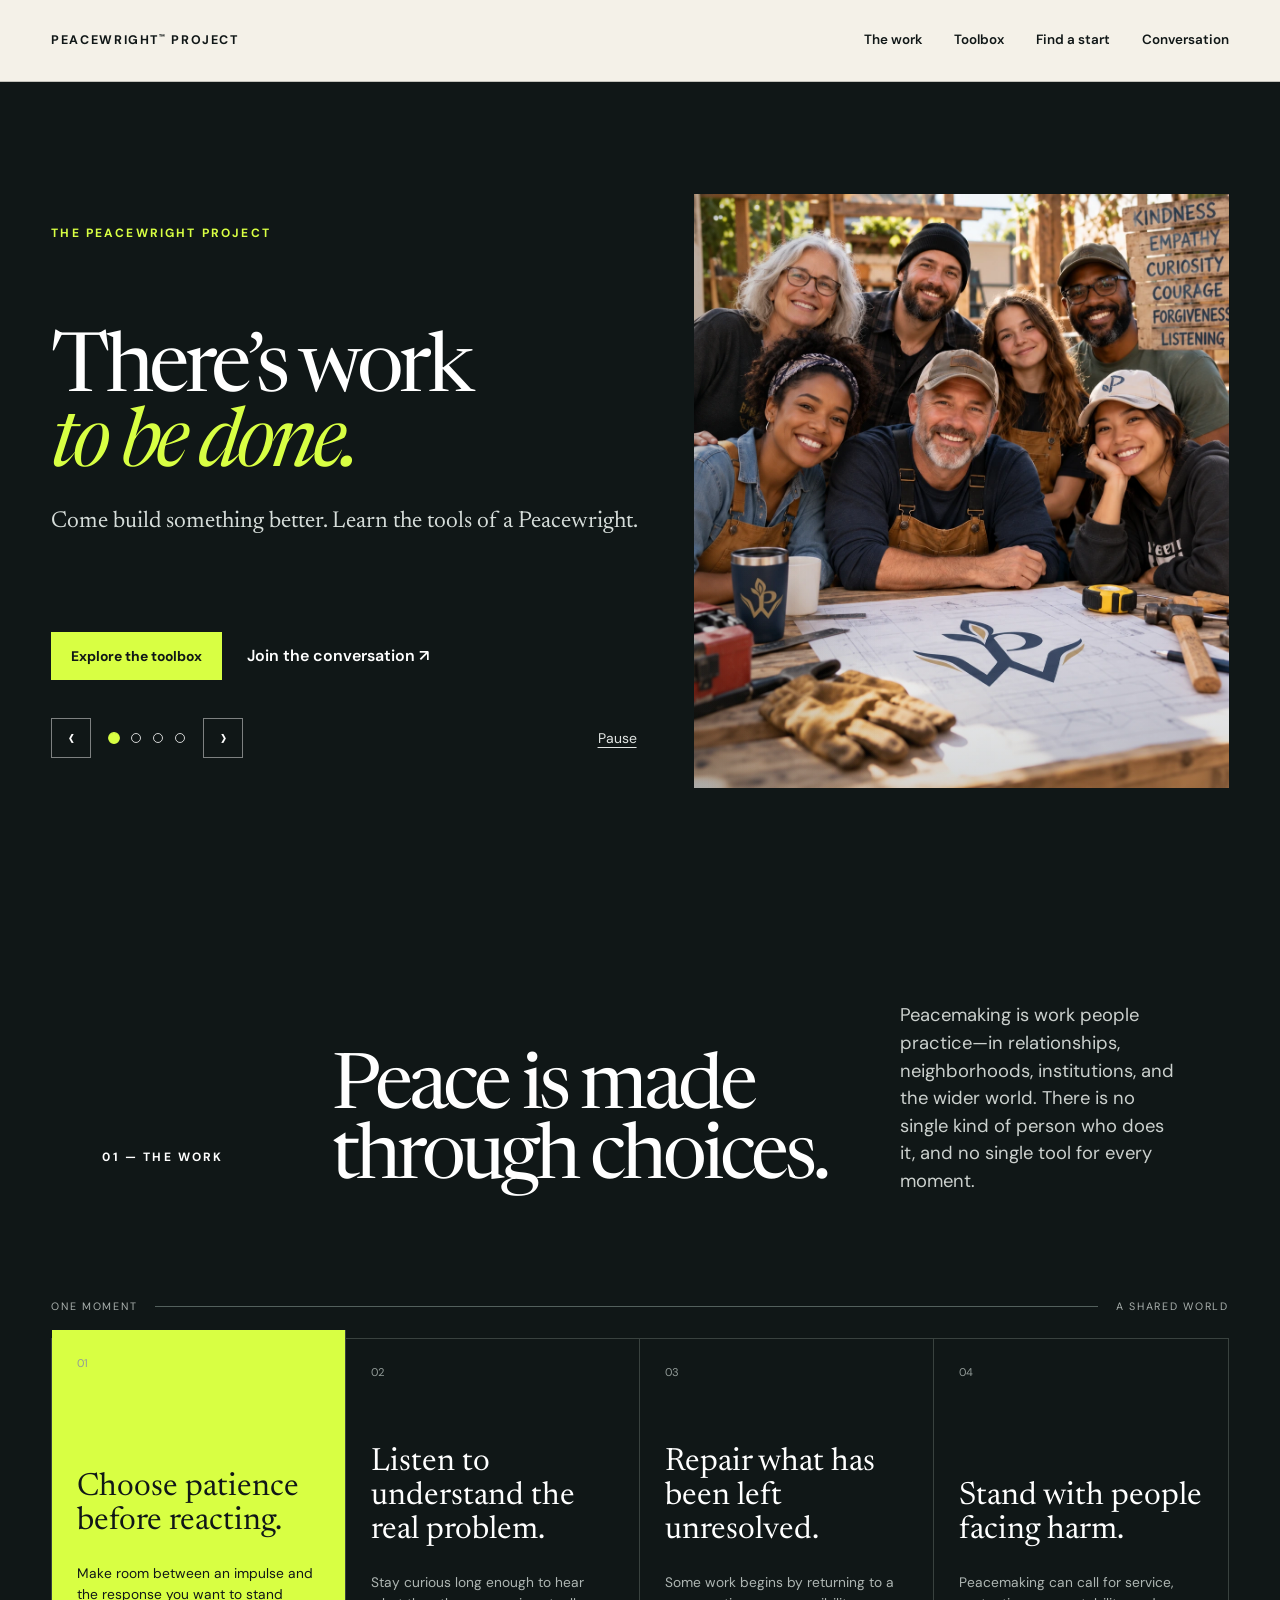
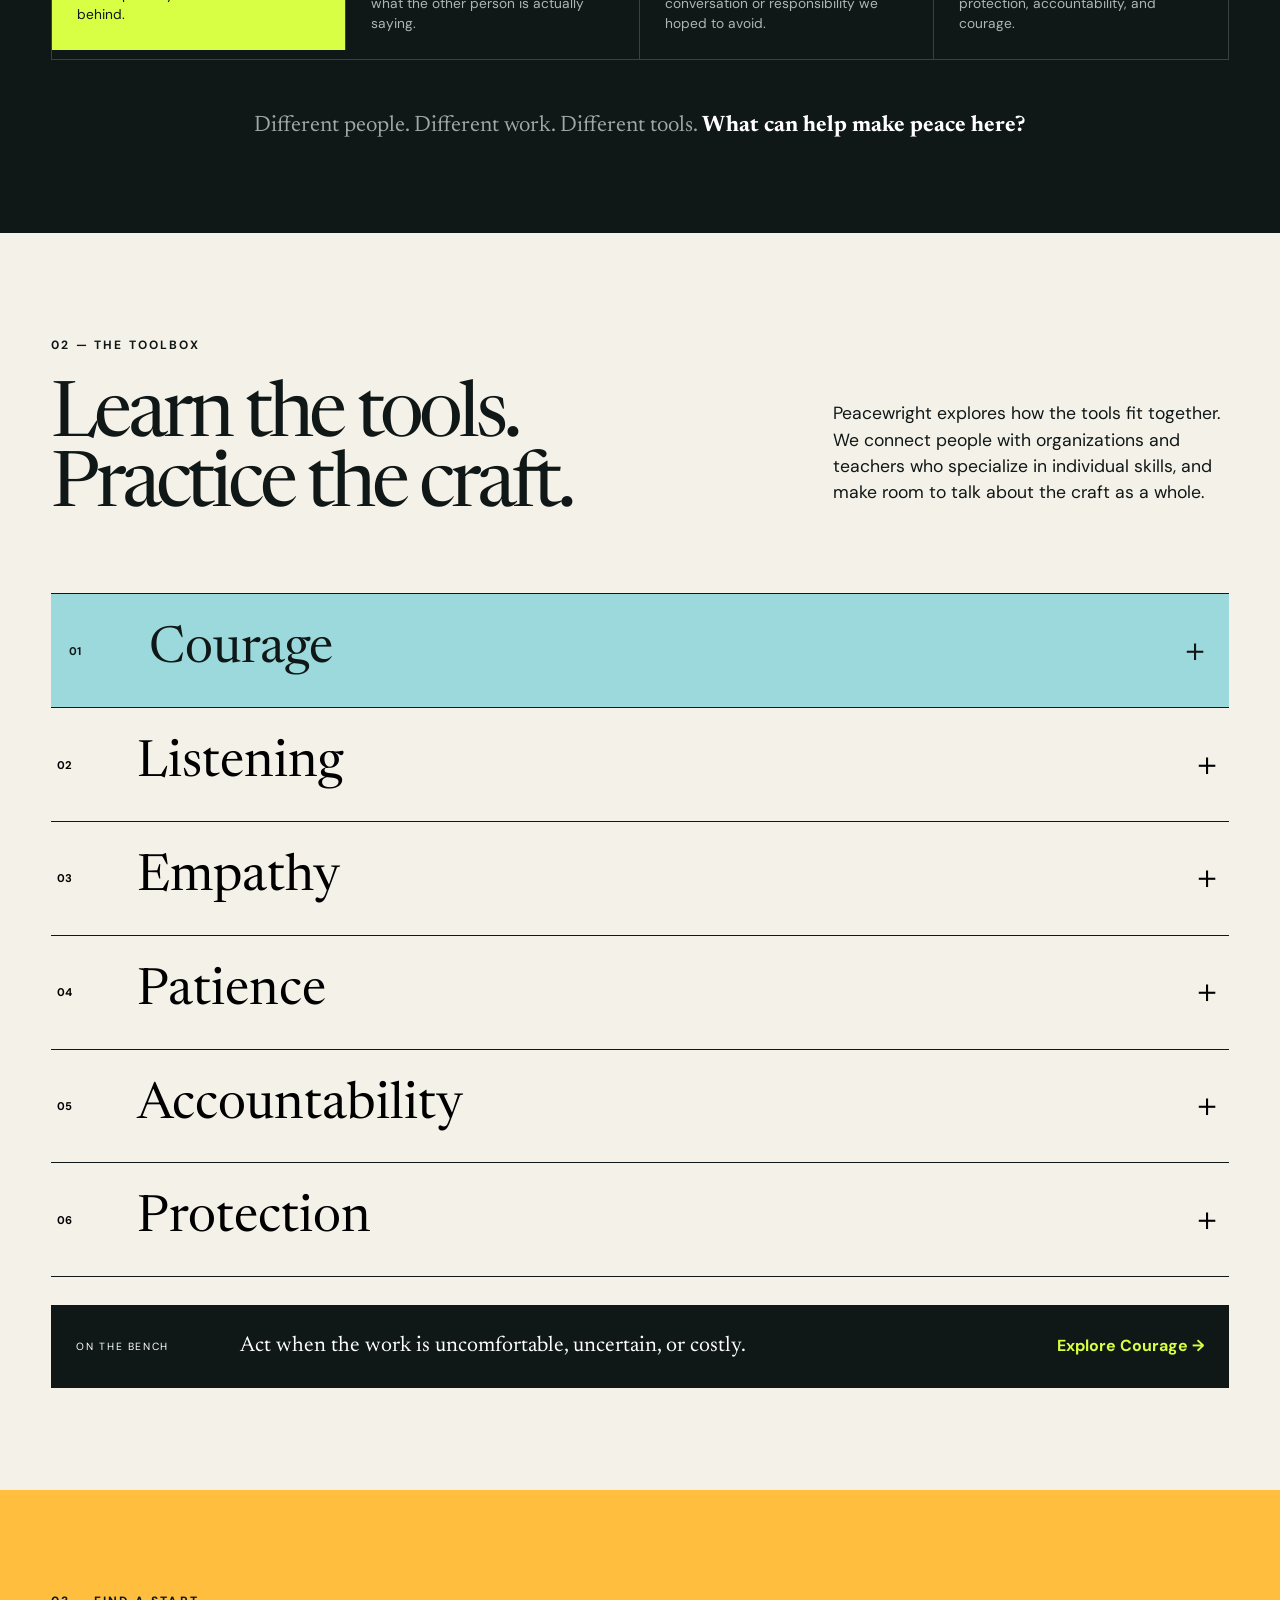
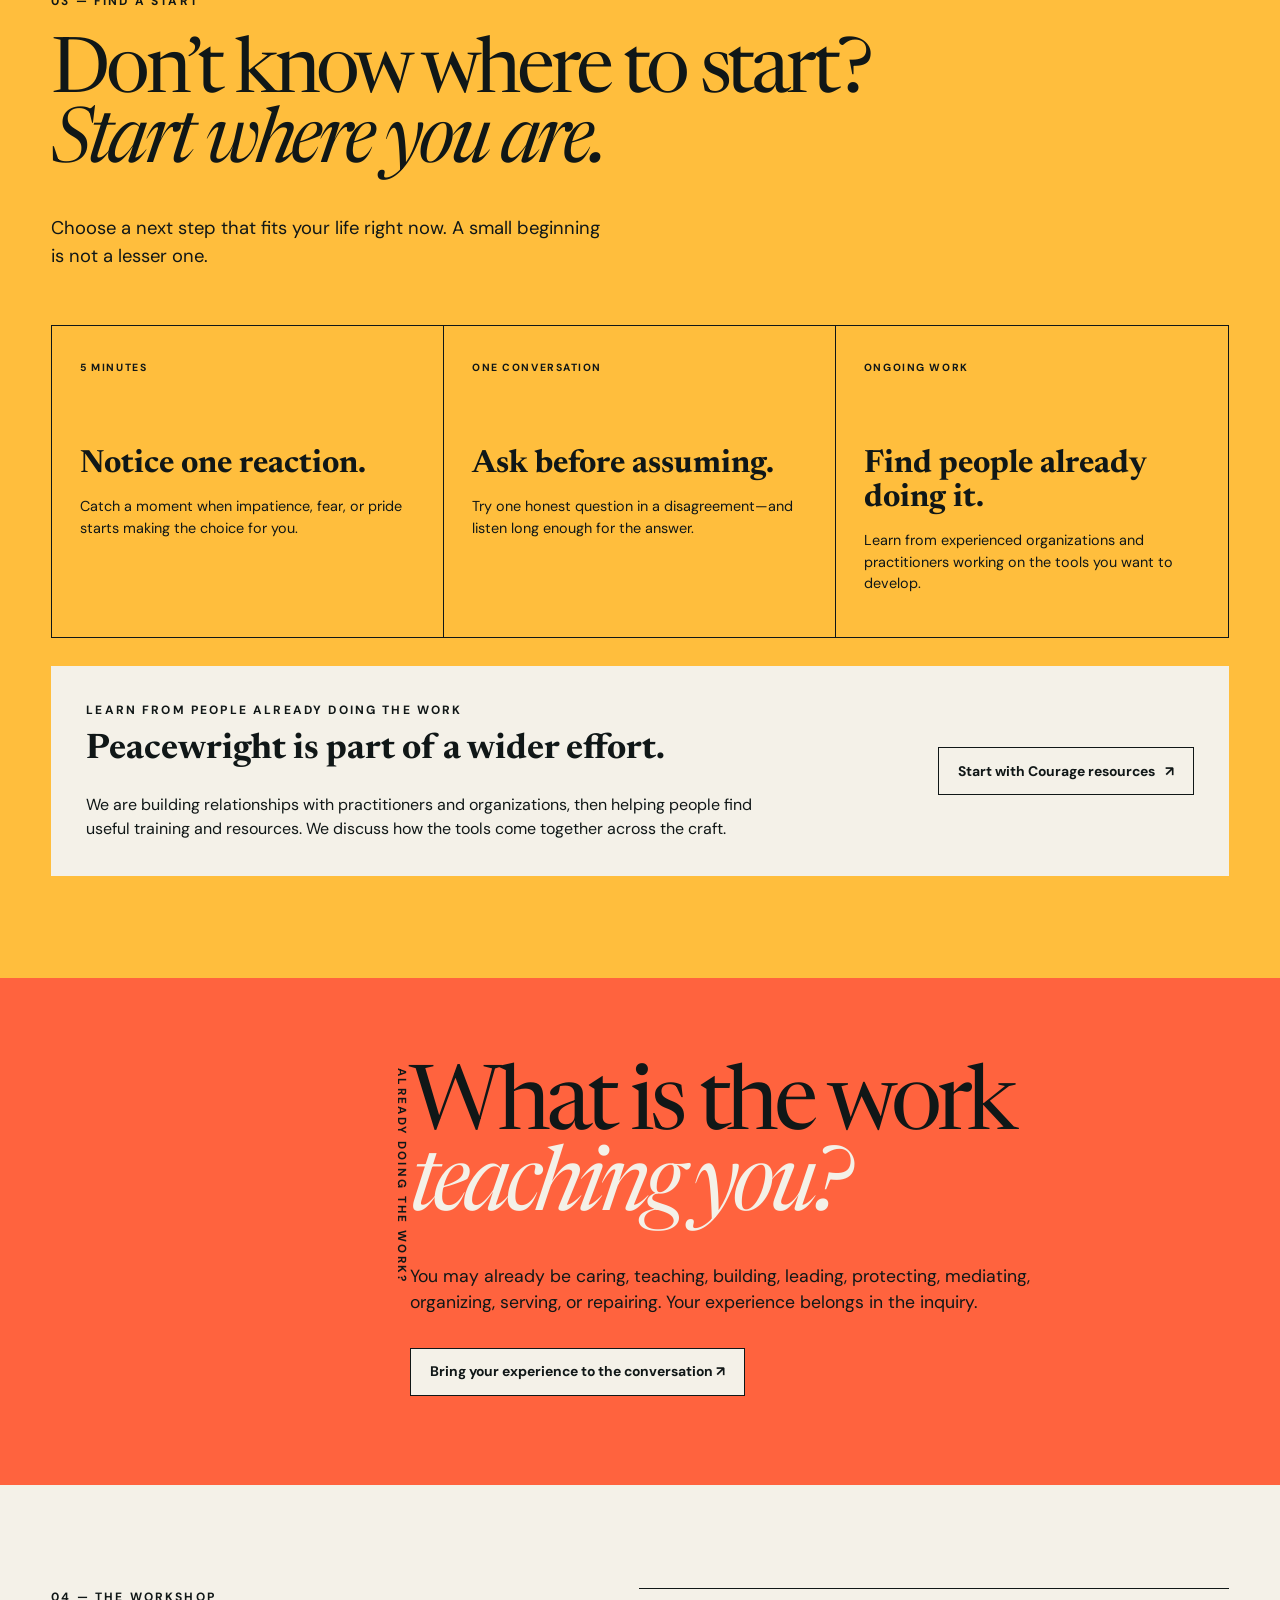
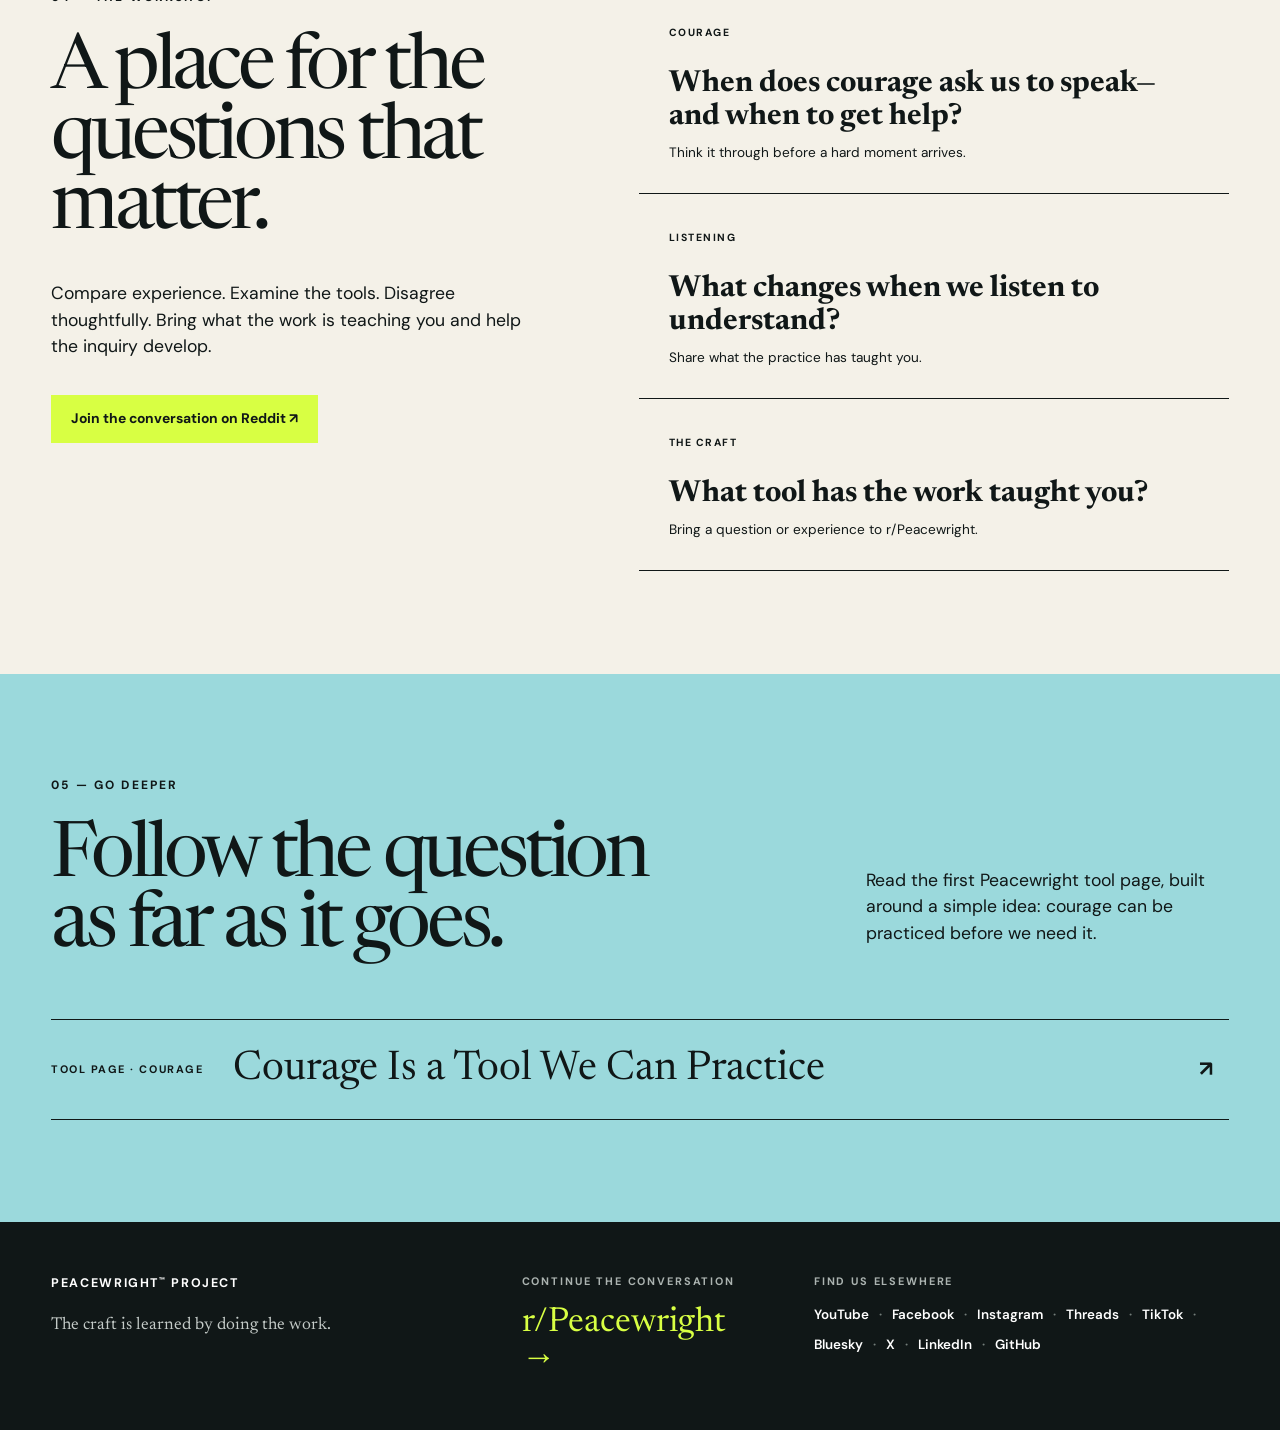
<file: index.html>
<!doctype html>
<html lang="en">
<head>
  <meta charset="utf-8">
  <meta name="viewport" content="width=device-width, initial-scale=1">
  <meta name="description" content="Peacewright Project explores the craft of peacemaking, connects people with those teaching its tools, and makes room to discuss the work as a whole.">
  <meta name="theme-color" content="#101717">
  <meta property="og:title" content="Peacewright Project — Peacemaking is a craft">
  <meta property="og:description" content="Learn the tools of peacemaking. Find people already doing the work. Join the conversation.">
  <meta property="og:image" content="https://peacewright.org/assets/peacewright-group.webp">
  <link rel="canonical" href="https://peacewright.org/">
  <title>Peacewright Project — Peacemaking is a craft</title>
  <link rel="preconnect" href="https://fonts.googleapis.com">
  <link rel="preconnect" href="https://fonts.gstatic.com" crossorigin>
  <link href="https://fonts.googleapis.com/css2?family=DM+Sans:wght@400;500;600;700&family=Newsreader:opsz,wght@6..72,400;6..72,500&display=swap" rel="stylesheet">
  <link rel="stylesheet" href="styles.css">
</head>
<body>
  <header class="site-header">
    <a class="brand" href="#top" aria-label="Peacewright Project home"><span>PEACEWRIGHT<sup>™</sup> PROJECT</span></a>
    <button class="menu" type="button" aria-expanded="false" aria-controls="nav">Menu</button>
    <nav id="nav" aria-label="Main navigation">
      <a href="#work">The work</a><a href="#toolbox">Toolbox</a><a href="#start">Find a start</a><a href="#workshop">Conversation</a>
    </nav>
  </header>

  <main id="top">
    <section class="hero" id="hero" aria-roledescription="carousel" aria-label="The Peacewright Project">
      <div class="hero-copy">
        <p class="eyebrow">THE PEACEWRIGHT PROJECT</p>
        <div class="carousel-slides" id="hero-slides">
          <article class="hero-slide is-active" role="group" aria-roledescription="slide" aria-label="1 of 4">
            <h1>There’s work<br><em>to be done.</em></h1>
            <p class="hero-support">Come build something better. Learn the tools of a Peacewright.</p>
          </article>
          <article class="hero-slide" role="group" aria-roledescription="slide" aria-label="2 of 4" aria-hidden="true">
            <h1>Start with<br><em>one small job.</em></h1>
            <p class="hero-support">You don’t have to fix everything. Repair what you can.</p>
          </article>
          <article class="hero-slide" role="group" aria-roledescription="slide" aria-label="3 of 4" aria-hidden="true">
            <h1>Build where<br><em>you are.</em></h1>
            <p class="hero-support">Strengthen what connects us. Repair what divides us.</p>
          </article>
          <article class="hero-slide" role="group" aria-roledescription="slide" aria-label="4 of 4" aria-hidden="true">
            <h1>Pick up<br><em>the tools.</em></h1>
            <p class="hero-support">Courage. Empathy. Curiosity. Kindness. Peacemaking is a craft. Learn the craft.</p>
          </article>
        </div>
        <div class="hero-actions">
          <a class="button primary" href="#toolbox">Explore the toolbox</a>
          <a class="text-link hero-discussion" href="https://www.reddit.com/r/Peacewright/" target="_blank" rel="noopener noreferrer">Join the conversation <span aria-hidden="true">↗</span></a>
        </div>
        <div class="carousel-controls" aria-label="Hero carousel controls">
          <button class="carousel-arrow" id="hero-previous" type="button" aria-label="Previous message">‹</button>
          <div class="carousel-dots" role="group" aria-label="Choose a hero message">
            <button class="carousel-dot is-active" type="button" aria-label="Show message 1" aria-current="true"></button>
            <button class="carousel-dot" type="button" aria-label="Show message 2"></button>
            <button class="carousel-dot" type="button" aria-label="Show message 3"></button>
            <button class="carousel-dot" type="button" aria-label="Show message 4"></button>
          </div>
          <button class="carousel-arrow" id="hero-next" type="button" aria-label="Next message">›</button>
          <button class="carousel-pause" id="hero-pause" type="button" aria-label="Pause hero messages">Pause</button>
        </div>
      </div>
      <div class="hero-media">
        <img src="assets/peacewright-group.webp" alt="A diverse group of neighbors gathered around plans and tools in a workshop, working together." width="1199" height="1312" fetchpriority="high">
      </div>
    </section>

    <section class="statement" id="work">
      <p class="section-num">01 — THE WORK</p>
      <h2>Peace is made<br>through choices.</h2>
      <p>Peacemaking is work people practice—in relationships, neighborhoods, institutions, and the wider world. There is no single kind of person who does it, and no single tool for every moment.</p>
    </section>

    <section class="pathways" aria-label="Ways the work can show up">
      <div class="path-scale" aria-hidden="true"><span>ONE MOMENT</span><div></div><span>A SHARED WORLD</span></div>
      <div class="path-grid">
        <article class="path-card active"><span>01</span><h3>Choose patience before reacting.</h3><p>Make room between an impulse and the response you want to stand behind.</p></article>
        <article class="path-card"><span>02</span><h3>Listen to understand the real problem.</h3><p>Stay curious long enough to hear what the other person is actually saying.</p></article>
        <article class="path-card"><span>03</span><h3>Repair what has been left unresolved.</h3><p>Some work begins by returning to a conversation or responsibility we hoped to avoid.</p></article>
        <article class="path-card"><span>04</span><h3>Stand with people facing harm.</h3><p>Peacemaking can call for service, protection, accountability, and courage.</p></article>
      </div>
      <p class="path-note">Different people. Different work. Different tools. <strong>What can help make peace here?</strong></p>
    </section>

    <section class="toolbox" id="toolbox">
      <div class="toolbox-head"><div><p class="section-num">02 — THE TOOLBOX</p><h2>Learn the tools.<br>Practice the craft.</h2></div><p>Peacewright explores how the tools fit together. We connect people with organizations and teachers who specialize in individual skills, and make room to talk about the craft as a whole.</p></div>
      <div class="tools" role="group" aria-label="Peacewright tools">
        <a class="tool selected" href="tools/courage/" aria-label="Explore Courage"><span>01</span>Courage <b aria-hidden="true">＋</b></a>
        <button class="tool" type="button" data-copy="Make space to understand—not merely to reply." aria-pressed="false"><span>02</span>Listening <b aria-hidden="true">＋</b></button>
        <button class="tool" type="button" data-copy="See another person’s experience clearly and let it inform what you do next." aria-pressed="false"><span>03</span>Empathy <b aria-hidden="true">＋</b></button>
        <button class="tool" type="button" data-copy="Create enough room between impulse and action to choose well." aria-pressed="false"><span>04</span>Patience <b aria-hidden="true">＋</b></button>
        <button class="tool" type="button" data-copy="Name harm, accept responsibility, and make repair possible." aria-pressed="false"><span>05</span>Accountability <b aria-hidden="true">＋</b></button>
        <button class="tool" type="button" data-copy="Place safety and dignity between a person and the harm they face." aria-pressed="false"><span>06</span>Protection <b aria-hidden="true">＋</b></button>
      </div>
      <div class="tool-readout"><span>ON THE BENCH</span><p id="tool-copy">Act when the work is uncomfortable, uncertain, or costly.</p><a id="tool-link" href="tools/courage/">Explore Courage →</a></div>
    </section>

    <section class="start" id="start">
      <div class="start-intro"><p class="section-num">03 — FIND A START</p><h2>Don’t know where to start?<br><em>Start where you are.</em></h2><p>Choose a next step that fits your life right now. A small beginning is not a lesser one.</p></div>
      <div class="start-options">
        <article><span>5 MINUTES</span><h3>Notice one reaction.</h3><p>Catch a moment when impatience, fear, or pride starts making the choice for you.</p></article>
        <article><span>ONE CONVERSATION</span><h3>Ask before assuming.</h3><p>Try one honest question in a disagreement—and listen long enough for the answer.</p></article>
        <article><span>ONGOING WORK</span><h3>Find people already doing it.</h3><p>Learn from experienced organizations and practitioners working on the tools you want to develop.</p></article>
      </div>
      <div class="outside-work"><div><p class="eyebrow">LEARN FROM PEOPLE ALREADY DOING THE WORK</p><h3>Peacewright is part of a wider effort.</h3><p>We are building relationships with practitioners and organizations, then helping people find useful training and resources. We discuss how the tools come together across the craft.</p></div><a class="button secondary" href="tools/courage/#learn-more">Start with Courage resources <span aria-hidden="true">↗</span></a></div>
    </section>

    <section class="experienced">
      <div class="experience-kicker">ALREADY DOING THE WORK?</div>
      <div><h2>What is the work<br><em>teaching you?</em></h2><p>You may already be caring, teaching, building, leading, protecting, mediating, organizing, serving, or repairing. Your experience belongs in the inquiry.</p><a class="button light" href="https://www.reddit.com/r/Peacewright/" target="_blank" rel="noopener noreferrer">Bring your experience to the conversation ↗</a></div>
    </section>

    <section class="workshop" id="workshop">
      <div class="workshop-copy"><p class="section-num">04 — THE WORKSHOP</p><h2>A place for the<br>questions that matter.</h2><p>Compare experience. Examine the tools. Disagree thoughtfully. Bring what the work is teaching you and help the inquiry develop.</p><a class="button primary" href="https://www.reddit.com/r/Peacewright/" target="_blank" rel="noopener noreferrer">Join the conversation on Reddit ↗</a></div>
      <div class="discussion-stack" aria-label="Questions for the Peacewright community">
        <article><span>COURAGE</span><h3>When does courage ask us to speak—and when to get help?</h3><p>Think it through before a hard moment arrives.</p></article>
        <article><span>LISTENING</span><h3>What changes when we listen to understand?</h3><p>Share what the practice has taught you.</p></article>
        <article><span>THE CRAFT</span><h3>What tool has the work taught you?</h3><p>Bring a question or experience to r/Peacewright.</p></article>
      </div>
    </section>

    <section class="deeper" id="deeper">
      <p class="section-num">05 — GO DEEPER</p><div class="deeper-heading"><h2>Follow the question<br>as far as it goes.</h2><p>Read the first Peacewright tool page, built around a simple idea: courage can be practiced before we need it.</p></div>
      <a class="feature-link" href="tools/courage/"><span>TOOL PAGE · COURAGE</span><strong>Courage Is a Tool We Can Practice</strong><b aria-hidden="true">↗</b></a>
    </section>
  </main>

  <footer>
    <div class="footer-identity">
      <a class="brand" href="#top"><span>PEACEWRIGHT<sup>™</sup> PROJECT</span></a>
      <p>The craft is learned by doing the work.</p>
    </div>
    <div class="footer-connections">
      <section class="footer-community" aria-labelledby="footer-community-heading"><h2 id="footer-community-heading">CONTINUE THE CONVERSATION</h2><a href="https://www.reddit.com/r/Peacewright/" target="_blank" rel="noopener noreferrer">r/Peacewright →</a></section>
      <nav class="footer-social" aria-labelledby="footer-social-heading"><h2 id="footer-social-heading">FIND US ELSEWHERE</h2><div class="footer-social-links">
        <a href="https://youtube.com/@peacewright" target="_blank" rel="noopener noreferrer">YouTube</a><a href="https://www.facebook.com/profile.php?id=61593421799837" target="_blank" rel="noopener noreferrer">Facebook</a><a href="https://instagram.com/peacewrightproject" target="_blank" rel="noopener noreferrer">Instagram</a><a href="https://threads.com/@peacewrightproject" target="_blank" rel="noopener noreferrer">Threads</a><a href="https://tiktok.com/@peacewrightproject" target="_blank" rel="noopener noreferrer">TikTok</a><a href="https://bsky.app/profile/peacewright.bsky.social" target="_blank" rel="noopener noreferrer">Bluesky</a><a href="https://x.com/peacewrightorg" target="_blank" rel="noopener noreferrer">X</a><a href="https://www.linkedin.com/company/143666035/" target="_blank" rel="noopener noreferrer">LinkedIn</a><a href="https://github.com/peacewright/peacewright" target="_blank" rel="noopener noreferrer">GitHub</a>
      </div></nav>
    </div>
  </footer>
  <script src="script.js"></script>
</body>
</html>
</file>
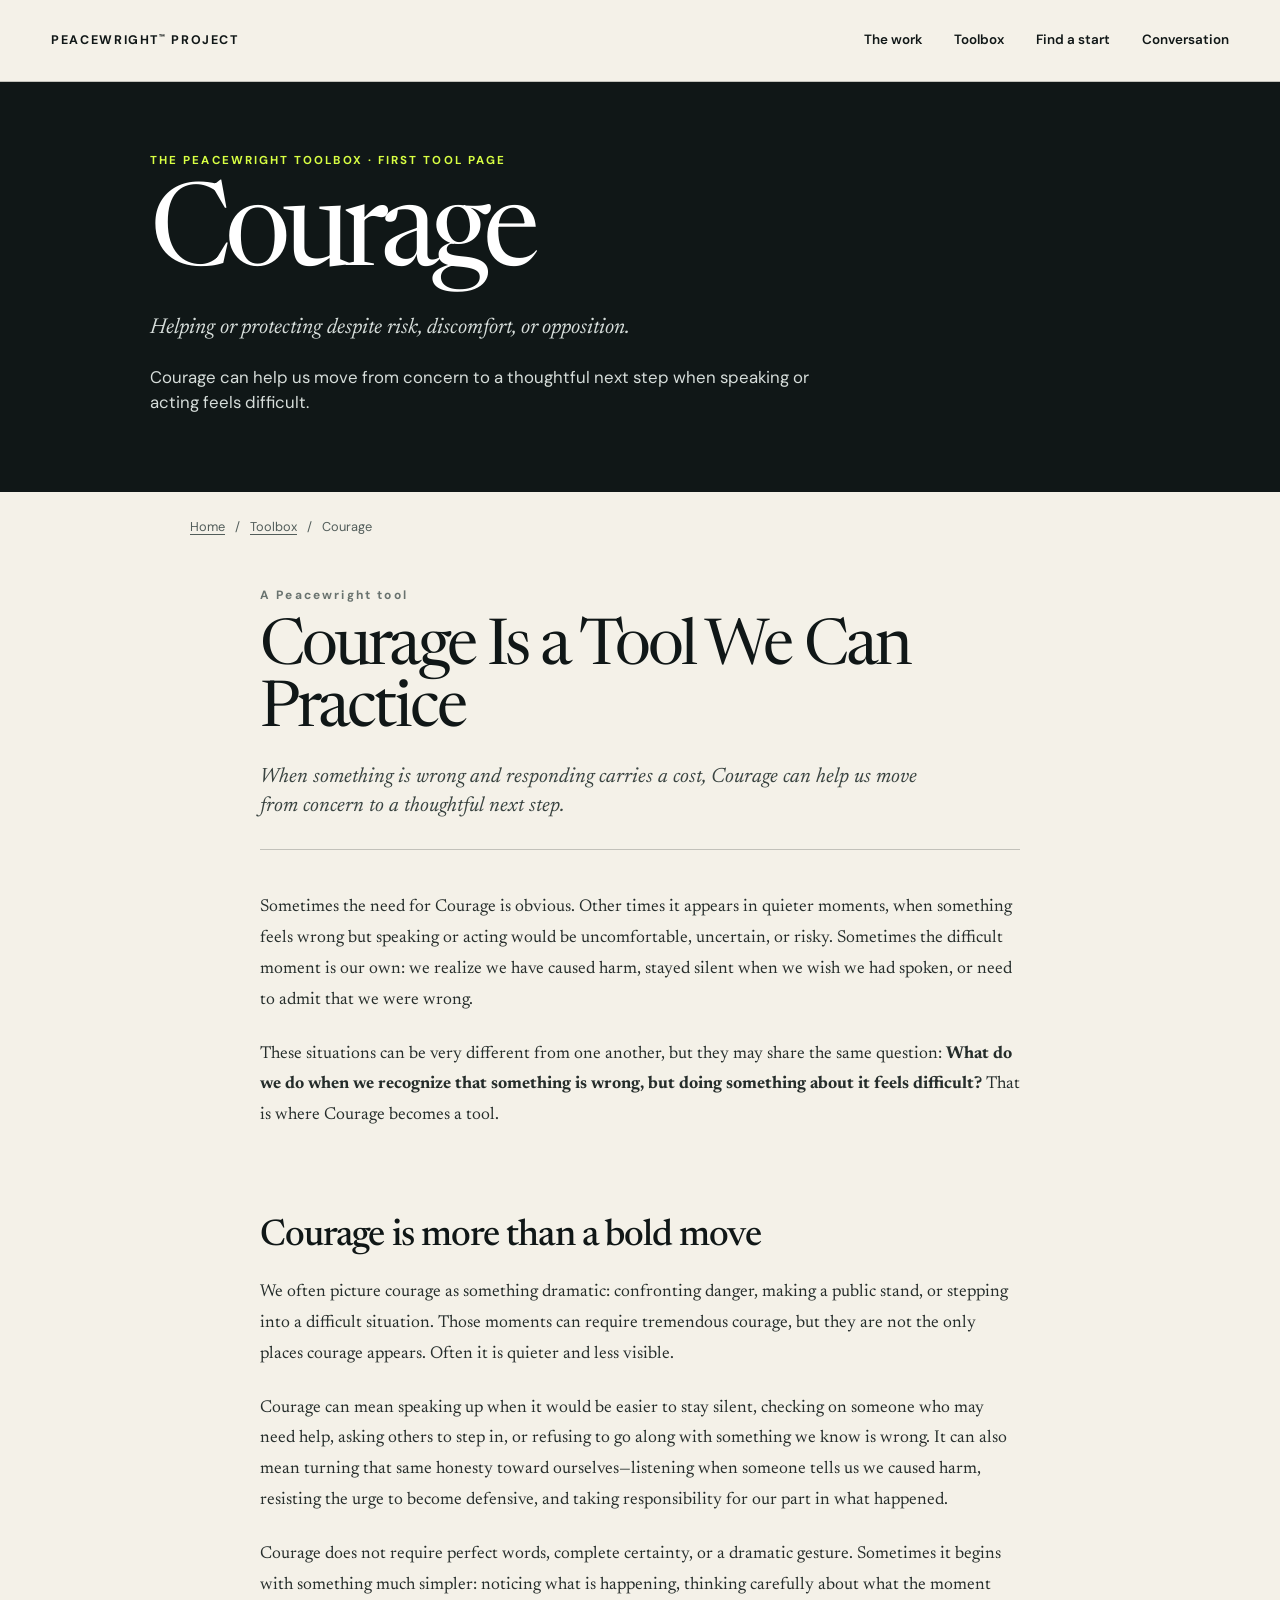
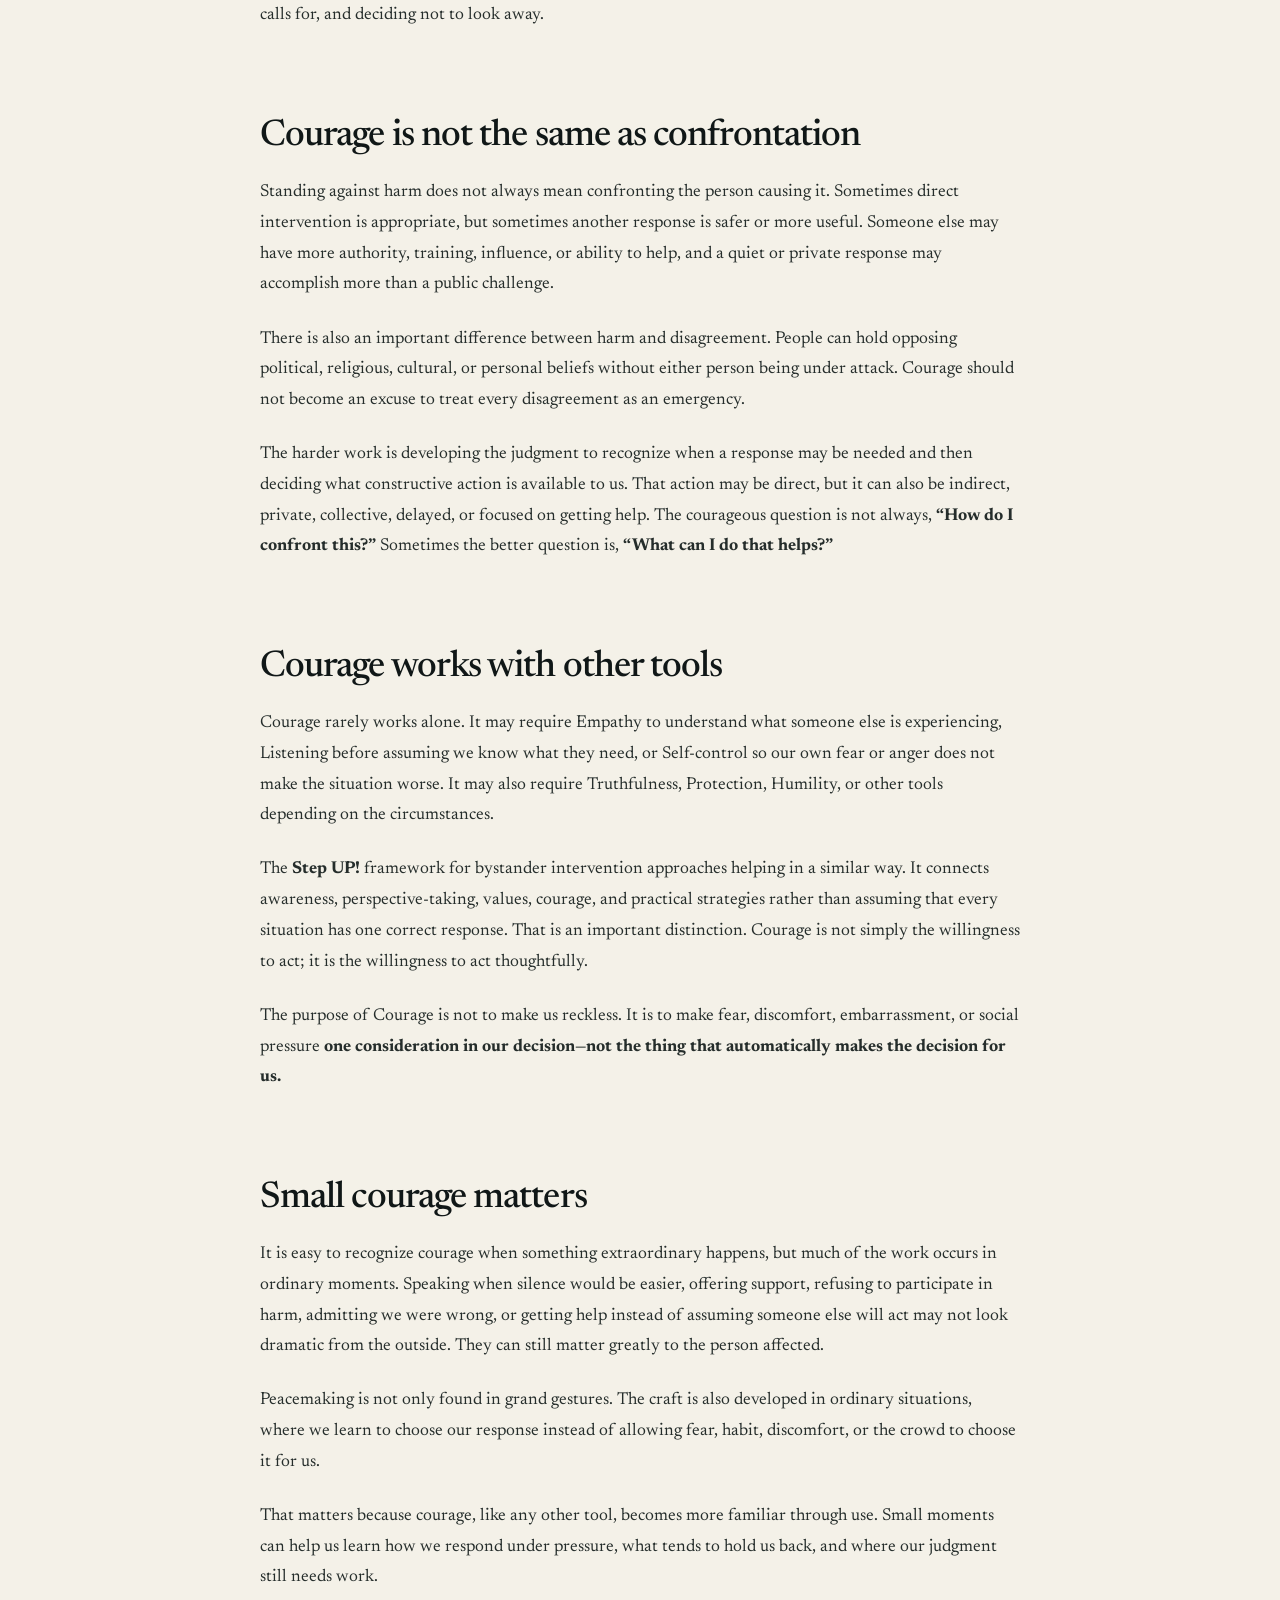
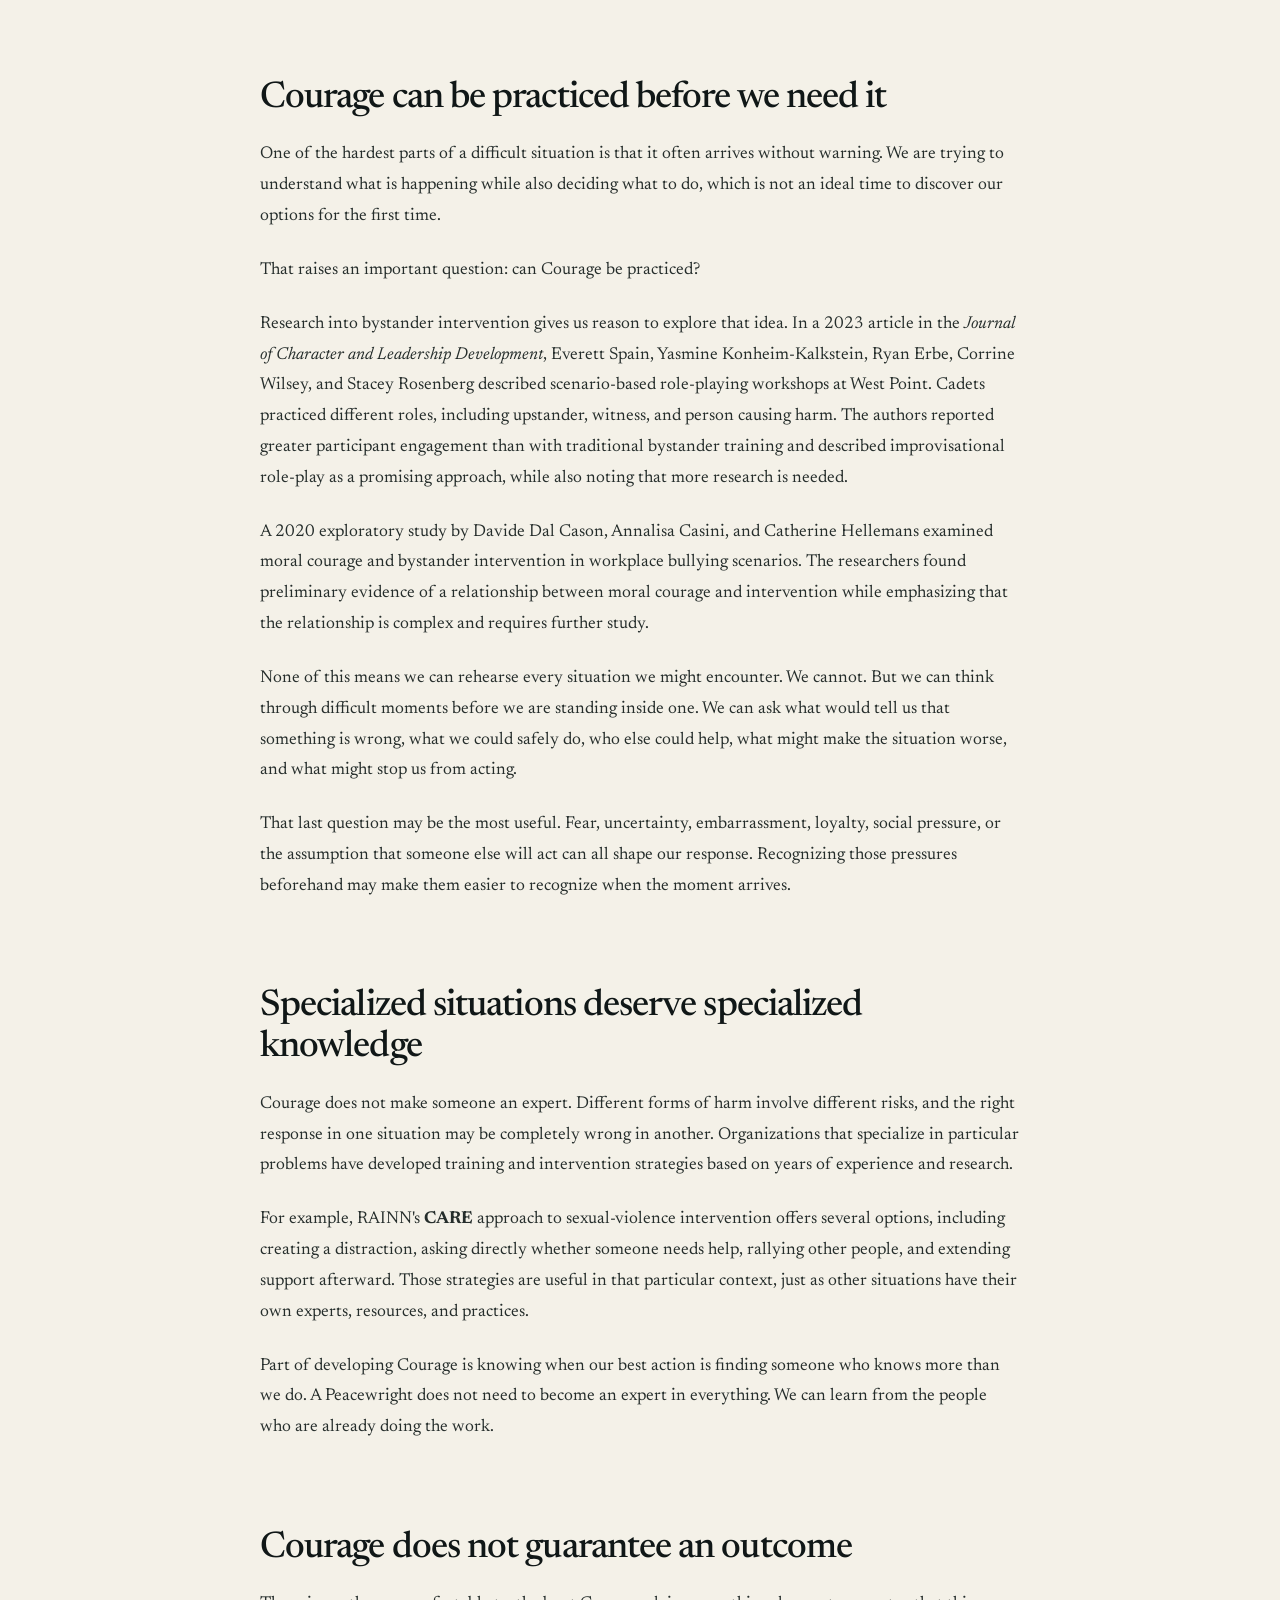
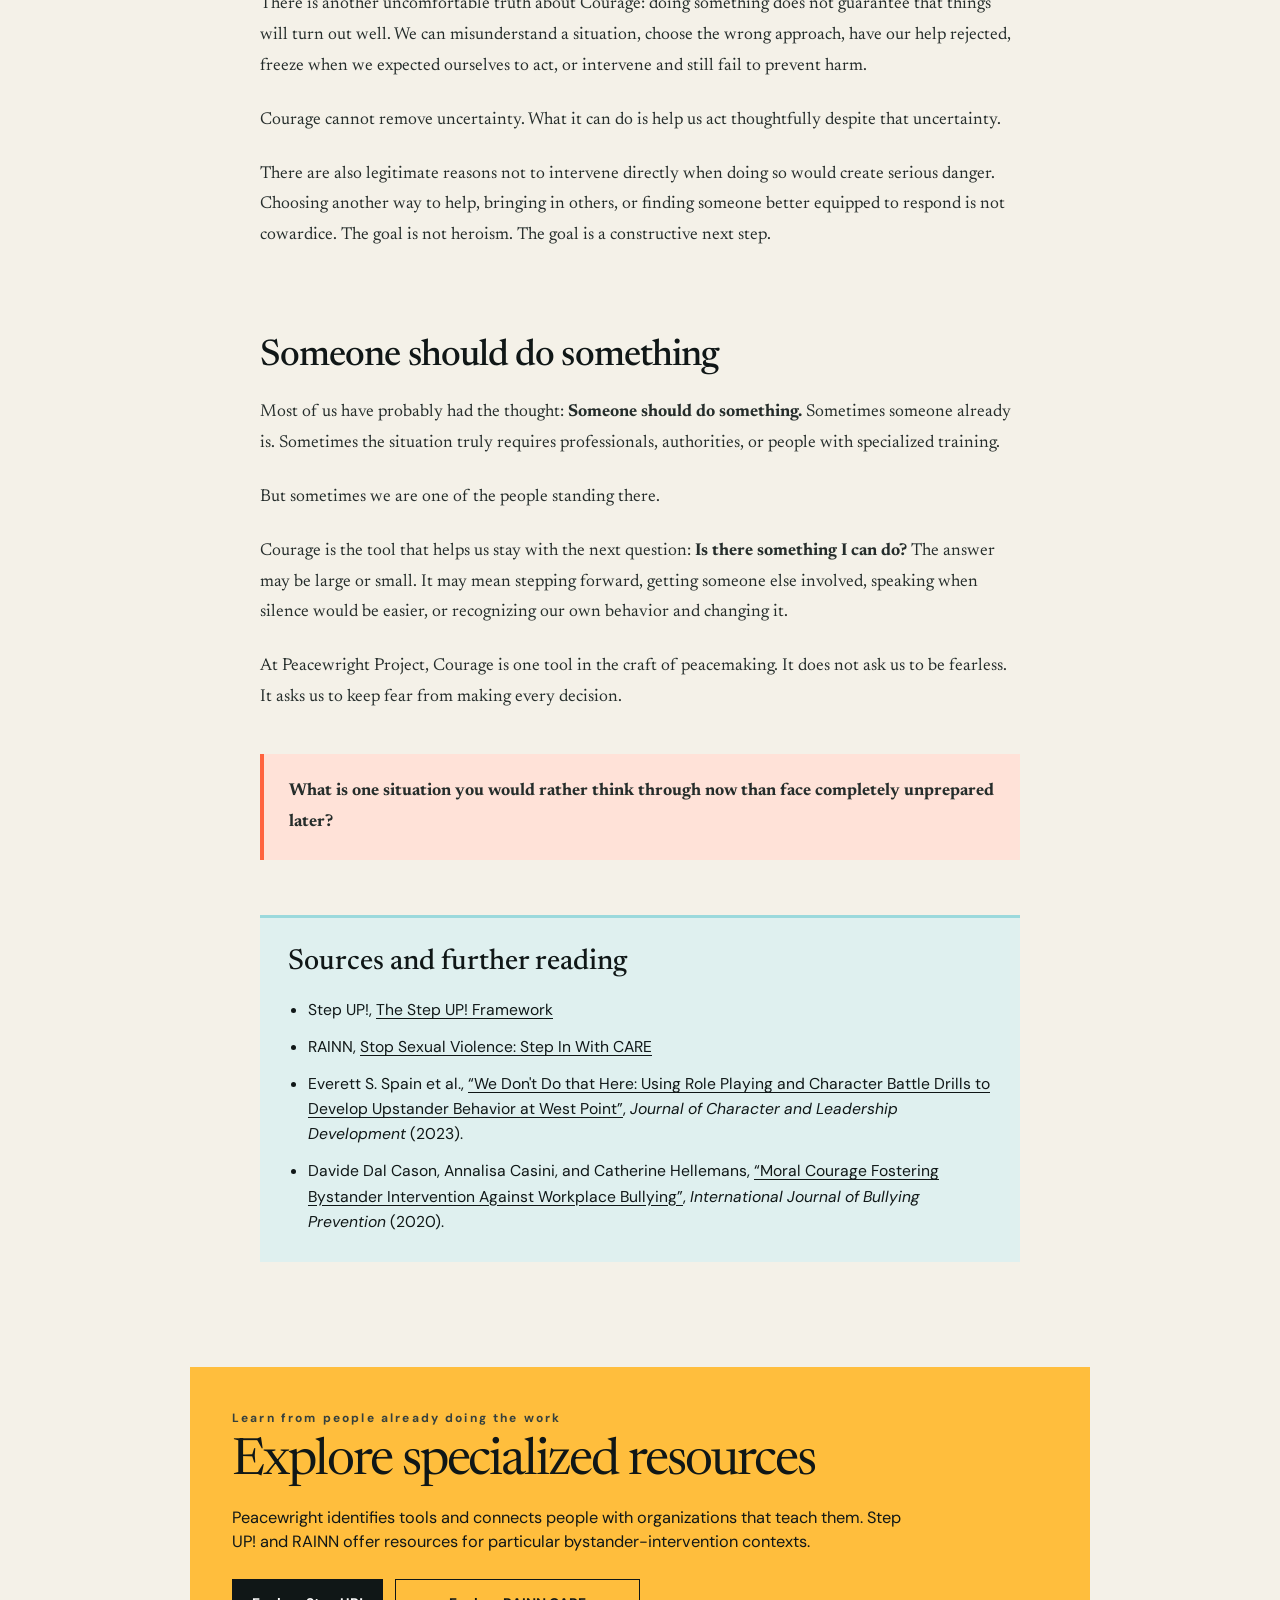
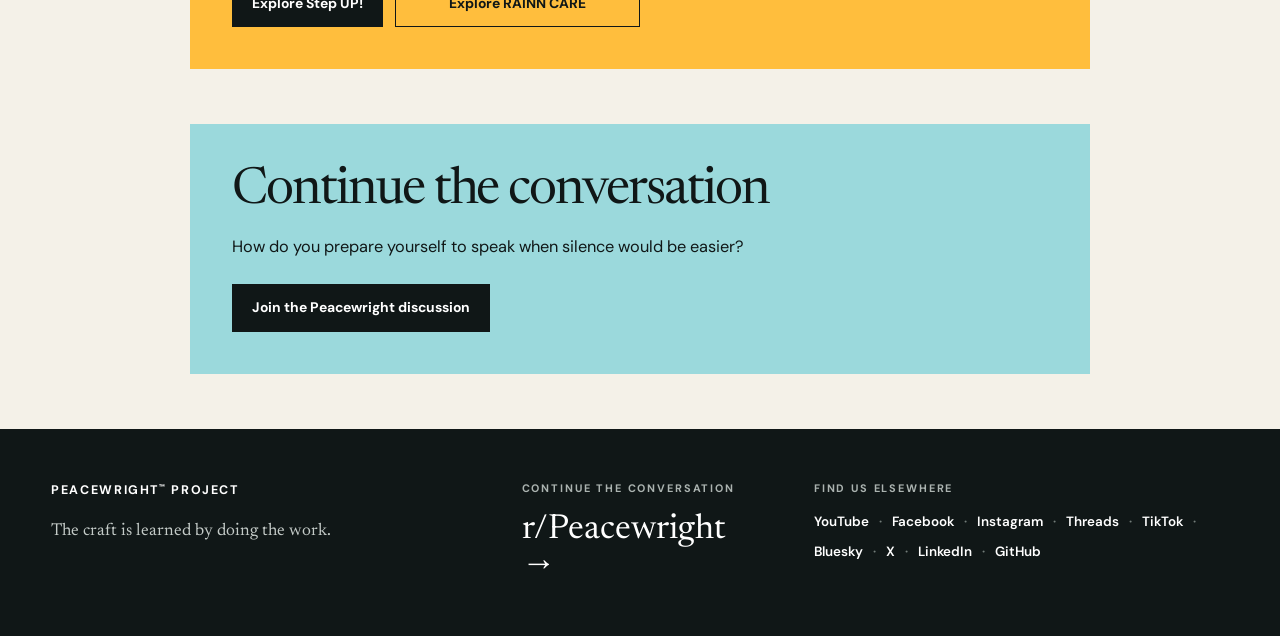
<file: tools/courage/index.html>
<!DOCTYPE html>
<html lang="en">
<head>
    <meta charset="UTF-8">
    <meta name="viewport" content="width=device-width, initial-scale=1.0">
    <title>Courage Is a Tool We Can Practice | Peacewright</title>
    <meta name="description" content="Explore Courage as a tool in the craft of peacemaking: how we can respond thoughtfully when doing what seems right feels difficult.">
    <link rel="preconnect" href="https://fonts.googleapis.com">
    <link rel="preconnect" href="https://fonts.gstatic.com" crossorigin>
    <link href="https://fonts.googleapis.com/css2?family=DM+Sans:wght@400;500;600;700&family=Newsreader:opsz,wght@6..72,400;6..72,500&display=swap" rel="stylesheet">
    <link rel="stylesheet" href="../../styles.css">
    <link rel="canonical" href="https://peacewright.org/tools/courage/">
</head>
<body class="tool-page">
    <header class="site-header">
        <a class="brand" href="../../" aria-label="Peacewright Project home"><span>PEACEWRIGHT<sup>™</sup> PROJECT</span></a>
        <button class="menu" type="button" aria-expanded="false" aria-controls="nav">Menu</button>
        <nav id="nav" aria-label="Main navigation">
            <a href="../../#work">The work</a><a href="../../#toolbox">Toolbox</a><a href="../../#start">Find a start</a><a href="../../#workshop">Conversation</a>
        </nav>
    </header>

    <header class="tool-header">
        <div class="tool-header-inner">
            <p class="tool-kicker">THE PEACEWRIGHT TOOLBOX · FIRST TOOL PAGE</p>
            <h1>Courage</h1>
            <p class="tool-definition">Helping or protecting despite risk, discomfort, or opposition.</p>
            <p class="tool-lede">Courage can help us move from concern to a thoughtful next step when speaking or acting feels difficult.</p>
        </div>
    </header>

    <main class="tool-main">
        <nav class="breadcrumbs" aria-label="Breadcrumb">
            <a href="../../">Home</a><span aria-hidden="true">/</span><a href="../../#toolbox">Toolbox</a><span aria-hidden="true">/</span><span aria-current="page">Courage</span>
        </nav>

        <article class="courage-article">
            <header class="article-heading">
                <p class="eyebrow">A Peacewright tool</p>
                <h2>Courage Is a Tool We Can Practice</h2>
                <p class="article-deck">When something is wrong and responding carries a cost, Courage can help us move from concern to a thoughtful next step.</p>
            </header>

            <p>Sometimes the need for Courage is obvious. Other times it appears in quieter moments, when something feels wrong but speaking or acting would be uncomfortable, uncertain, or risky. Sometimes the difficult moment is our own: we realize we have caused harm, stayed silent when we wish we had spoken, or need to admit that we were wrong.</p>

            <p>These situations can be very different from one another, but they may share the same question: <strong>What do we do when we recognize that something is wrong, but doing something about it feels difficult?</strong> That is where Courage becomes a tool.</p>

            <h2>Courage is more than a bold move</h2>
            <p>We often picture courage as something dramatic: confronting danger, making a public stand, or stepping into a difficult situation. Those moments can require tremendous courage, but they are not the only places courage appears. Often it is quieter and less visible.</p>

            <p>Courage can mean speaking up when it would be easier to stay silent, checking on someone who may need help, asking others to step in, or refusing to go along with something we know is wrong. It can also mean turning that same honesty toward ourselves—listening when someone tells us we caused harm, resisting the urge to become defensive, and taking responsibility for our part in what happened.</p>

            <p>Courage does not require perfect words, complete certainty, or a dramatic gesture. Sometimes it begins with something much simpler: noticing what is happening, thinking carefully about what the moment calls for, and deciding not to look away.</p>

            <h2>Courage is not the same as confrontation</h2>
            <p>Standing against harm does not always mean confronting the person causing it. Sometimes direct intervention is appropriate, but sometimes another response is safer or more useful. Someone else may have more authority, training, influence, or ability to help, and a quiet or private response may accomplish more than a public challenge.</p>

            <p>There is also an important difference between harm and disagreement. People can hold opposing political, religious, cultural, or personal beliefs without either person being under attack. Courage should not become an excuse to treat every disagreement as an emergency.</p>

            <p>The harder work is developing the judgment to recognize when a response may be needed and then deciding what constructive action is available to us. That action may be direct, but it can also be indirect, private, collective, delayed, or focused on getting help. The courageous question is not always, <strong>“How do I confront this?”</strong> Sometimes the better question is, <strong>“What can I do that helps?”</strong></p>

            <h2>Courage works with other tools</h2>
            <p>Courage rarely works alone. It may require Empathy to understand what someone else is experiencing, Listening before assuming we know what they need, or Self-control so our own fear or anger does not make the situation worse. It may also require Truthfulness, Protection, Humility, or other tools depending on the circumstances.</p>

            <p>The <strong>Step UP!</strong> framework for bystander intervention approaches helping in a similar way. It connects awareness, perspective-taking, values, courage, and practical strategies rather than assuming that every situation has one correct response. That is an important distinction. Courage is not simply the willingness to act; it is the willingness to act thoughtfully.</p>

            <p>The purpose of Courage is not to make us reckless. It is to make fear, discomfort, embarrassment, or social pressure <strong>one consideration in our decision—not the thing that automatically makes the decision for us.</strong></p>

            <h2>Small courage matters</h2>
            <p>It is easy to recognize courage when something extraordinary happens, but much of the work occurs in ordinary moments. Speaking when silence would be easier, offering support, refusing to participate in harm, admitting we were wrong, or getting help instead of assuming someone else will act may not look dramatic from the outside. They can still matter greatly to the person affected.</p>

            <p>Peacemaking is not only found in grand gestures. The craft is also developed in ordinary situations, where we learn to choose our response instead of allowing fear, habit, discomfort, or the crowd to choose it for us.</p>

            <p>That matters because courage, like any other tool, becomes more familiar through use. Small moments can help us learn how we respond under pressure, what tends to hold us back, and where our judgment still needs work.</p>

            <h2>Courage can be practiced before we need it</h2>
            <p>One of the hardest parts of a difficult situation is that it often arrives without warning. We are trying to understand what is happening while also deciding what to do, which is not an ideal time to discover our options for the first time.</p>

            <p>That raises an important question: can Courage be practiced?</p>

            <p>Research into bystander intervention gives us reason to explore that idea. In a 2023 article in the <em>Journal of Character and Leadership Development</em>, Everett Spain, Yasmine Konheim-Kalkstein, Ryan Erbe, Corrine Wilsey, and Stacey Rosenberg described scenario-based role-playing workshops at West Point. Cadets practiced different roles, including upstander, witness, and person causing harm. The authors reported greater participant engagement than with traditional bystander training and described improvisational role-play as a promising approach, while also noting that more research is needed.</p>

            <p>A 2020 exploratory study by Davide Dal Cason, Annalisa Casini, and Catherine Hellemans examined moral courage and bystander intervention in workplace bullying scenarios. The researchers found preliminary evidence of a relationship between moral courage and intervention while emphasizing that the relationship is complex and requires further study.</p>

            <p>None of this means we can rehearse every situation we might encounter. We cannot. But we can think through difficult moments before we are standing inside one. We can ask what would tell us that something is wrong, what we could safely do, who else could help, what might make the situation worse, and what might stop us from acting.</p>

            <p>That last question may be the most useful. Fear, uncertainty, embarrassment, loyalty, social pressure, or the assumption that someone else will act can all shape our response. Recognizing those pressures beforehand may make them easier to recognize when the moment arrives.</p>

            <h2>Specialized situations deserve specialized knowledge</h2>
            <p>Courage does not make someone an expert. Different forms of harm involve different risks, and the right response in one situation may be completely wrong in another. Organizations that specialize in particular problems have developed training and intervention strategies based on years of experience and research.</p>

            <p>For example, RAINN's <strong>CARE</strong> approach to sexual-violence intervention offers several options, including creating a distraction, asking directly whether someone needs help, rallying other people, and extending support afterward. Those strategies are useful in that particular context, just as other situations have their own experts, resources, and practices.</p>

            <p>Part of developing Courage is knowing when our best action is finding someone who knows more than we do. A Peacewright does not need to become an expert in everything. We can learn from the people who are already doing the work.</p>

            <h2>Courage does not guarantee an outcome</h2>
            <p>There is another uncomfortable truth about Courage: doing something does not guarantee that things will turn out well. We can misunderstand a situation, choose the wrong approach, have our help rejected, freeze when we expected ourselves to act, or intervene and still fail to prevent harm.</p>

            <p>Courage cannot remove uncertainty. What it can do is help us act thoughtfully despite that uncertainty.</p>

            <p>There are also legitimate reasons not to intervene directly when doing so would create serious danger. Choosing another way to help, bringing in others, or finding someone better equipped to respond is not cowardice. The goal is not heroism. The goal is a constructive next step.</p>

            <h2>Someone should do something</h2>
            <p>Most of us have probably had the thought: <strong>Someone should do something.</strong> Sometimes someone already is. Sometimes the situation truly requires professionals, authorities, or people with specialized training.</p>

            <p>But sometimes we are one of the people standing there.</p>

            <p>Courage is the tool that helps us stay with the next question: <strong>Is there something I can do?</strong> The answer may be large or small. It may mean stepping forward, getting someone else involved, speaking when silence would be easier, or recognizing our own behavior and changing it.</p>

            <p>At Peacewright Project, Courage is one tool in the craft of peacemaking. It does not ask us to be fearless. It asks us to keep fear from making every decision.</p>

            <p class="closing-question"><strong>What is one situation you would rather think through now than face completely unprepared later?</strong></p>

            <section class="further-reading" aria-labelledby="sources-heading">
                <h2 id="sources-heading">Sources and further reading</h2>
                <ul>
                    <li>Step UP!, <a href="https://stepupprogram.org/how/the-step-up-framework/" target="_blank" rel="noopener noreferrer">The Step UP! Framework</a></li>
                    <li>RAINN, <a href="https://rainn.org/show-up-speak-out-step-in/stop-sexual-violence-step-in-with-care/" target="_blank" rel="noopener noreferrer">Stop Sexual Violence: Step In With CARE</a></li>
                    <li>Everett S. Spain et al., <a href="https://jcldusafa.org/index.php/jcld/article/view/263" target="_blank" rel="noopener noreferrer">“We Don't Do that Here: Using Role Playing and Character Battle Drills to Develop Upstander Behavior at West Point”</a>, <em>Journal of Character and Leadership Development</em> (2023).</li>
                    <li>Davide Dal Cason, Annalisa Casini, and Catherine Hellemans, <a href="https://research.dial.uclouvain.be/entities/publication/ced82fe0-127d-44bb-bb39-7b3b0241374c" target="_blank" rel="noopener noreferrer">“Moral Courage Fostering Bystander Intervention Against Workplace Bullying”</a>, <em>International Journal of Bullying Prevention</em> (2020).</li>
                </ul>
            </section>
        </article>

        <section class="learn-more" id="learn-more" aria-labelledby="learn-more-heading">
            <p class="eyebrow">Learn from people already doing the work</p>
            <h2 id="learn-more-heading">Explore specialized resources</h2>
            <p>Peacewright identifies tools and connects people with organizations that teach them. Step UP! and RAINN offer resources for particular bystander-intervention contexts.</p>
            <div class="resource-links">
                <a class="button" href="https://stepupprogram.org/how/the-step-up-framework/" rel="noopener noreferrer" target="_blank">Explore Step UP!</a>
                <a class="button secondary" href="https://rainn.org/show-up-speak-out-step-in/stop-sexual-violence-step-in-with-care/" rel="noopener noreferrer" target="_blank">Explore RAINN CARE</a>
            </div>
        </section>

        <section class="continue-conversation" aria-labelledby="discussion-heading">
            <h2 id="discussion-heading">Continue the conversation</h2>
            <p>How do you prepare yourself to speak when silence would be easier?</p>
            <a class="button" href="https://www.reddit.com/r/Peacewright/" rel="noopener noreferrer" target="_blank">Join the Peacewright discussion</a>
        </section>
    </main>

    <footer>
        <div class="footer-identity">
            <a class="brand" href="../../"><span>PEACEWRIGHT<sup>™</sup> PROJECT</span></a>
            <p>The craft is learned by doing the work.</p>
        </div>
        <div class="footer-connections">
            <section class="footer-community" aria-labelledby="footer-community-heading">
                <h2 id="footer-community-heading">CONTINUE THE CONVERSATION</h2>
                <a href="https://www.reddit.com/r/Peacewright/" target="_blank" rel="noopener noreferrer">r/Peacewright →</a>
            </section>
            <nav class="footer-social" aria-labelledby="footer-social-heading">
                <h2 id="footer-social-heading">FIND US ELSEWHERE</h2>
                <div class="footer-social-links">
                    <a href="https://youtube.com/@peacewright" target="_blank" rel="noopener noreferrer">YouTube</a>
                    <a href="https://www.facebook.com/profile.php?id=61593421799837" target="_blank" rel="noopener noreferrer">Facebook</a>
                    <a href="https://instagram.com/peacewrightproject" target="_blank" rel="noopener noreferrer">Instagram</a>
                    <a href="https://threads.com/@peacewrightproject" target="_blank" rel="noopener noreferrer">Threads</a>
                    <a href="https://tiktok.com/@peacewrightproject" target="_blank" rel="noopener noreferrer">TikTok</a>
                    <a href="https://bsky.app/profile/peacewright.bsky.social" target="_blank" rel="noopener noreferrer">Bluesky</a>
                    <a href="https://x.com/peacewrightorg" target="_blank" rel="noopener noreferrer">X</a>
                    <a href="https://www.linkedin.com/company/143666035/" target="_blank" rel="noopener noreferrer">LinkedIn</a>
                    <a href="https://github.com/peacewright/peacewright" target="_blank" rel="noopener noreferrer">GitHub</a>
                </div>
            </nav>
        </div>
    </footer>
    <script src="../../script.js"></script>
</body>
</html>
</file>
<file: styles.css>
:root{--ink:#101717;--paper:#f4f1e8;--acid:#d8ff43;--orange:#ff633e;--blue:#9bd9dc;--line:rgba(16,23,23,.22);--serif:'Newsreader',serif;--sans:'DM Sans',sans-serif}*{box-sizing:border-box}html{scroll-behavior:smooth}body{margin:0;background:var(--paper);color:var(--ink);font-family:var(--sans);font-size:16px;line-height:1.5}a{color:inherit;text-decoration:none}button{font:inherit}.site-header{height:82px;display:flex;align-items:center;justify-content:space-between;padding:0 4vw;border-bottom:1px solid var(--line);position:relative;z-index:20;background:var(--paper)}.brand{display:flex;align-items:center;gap:12px;font-size:.78rem;font-weight:700;letter-spacing:.13em}.brand-mark{display:grid;place-items:center;width:38px;height:38px;background:var(--ink);color:var(--paper);letter-spacing:-.12em;padding-right:3px}.brand sup{font-size:.55em}.site-header nav{display:flex;gap:32px;font-size:.84rem;font-weight:600}.site-header nav a:hover{text-decoration:underline;text-underline-offset:5px}.menu{display:none;background:none;border:0}.hero{min-height:calc(100svh - 82px);background:var(--ink);color:white;display:grid;grid-template-columns:minmax(0,1.05fr) minmax(340px,.95fr);gap:4vw;padding:48px 4vw;position:relative;overflow:hidden;align-items:center}.hero:before{display:none}.hero-copy{max-width:760px;position:relative;z-index:1;padding:20px 0}.eyebrow,.section-num{font-size:.75rem;letter-spacing:.18em;font-weight:700;margin:0 0 30px}.hero .eyebrow{color:var(--acid);margin-bottom:24px}.carousel-slides{display:grid;align-items:center;min-height:340px}.hero-slide{grid-area:1/1;visibility:hidden;opacity:0;transform:translateY(12px);transition:opacity .55s ease,transform .55s ease,visibility .55s;pointer-events:none}.hero-slide.is-active{visibility:visible;opacity:1;transform:none;pointer-events:auto}.hero h1,.statement h2,.toolbox h2,.start h2,.experienced h2,.workshop h2,.deeper h2{font-family:var(--serif);font-weight:400;letter-spacing:-.055em;line-height:.91;margin:0}.hero h1{font-size:clamp(3.4rem,6.4vw,6.6rem);color:white}.hero h1 em{color:var(--acid)}em{font-style:italic}.hero-support{font-family:var(--serif);font-size:clamp(1.3rem,1.8vw,1.8rem);line-height:1.25;margin:24px 0 0;color:#d6ddda}.hero-actions{display:flex;align-items:center;gap:25px;flex-wrap:wrap;margin-top:26px}.hero .primary{background:var(--acid);color:var(--ink);border-color:var(--acid)}.hero .primary:hover{background:white;border-color:white}.hero-discussion{color:white}.hero-media{position:relative;height:min(66svh,660px);min-height:500px;max-height:660px;overflow:hidden;background:#243130}.hero-media img{display:block;width:100%;height:100%;object-fit:cover;object-position:center 48%}.hero-media:after{content:'';position:absolute;inset:0;background:linear-gradient(90deg,rgba(16,23,23,.22),transparent 36%),linear-gradient(0deg,rgba(16,23,23,.16),transparent 30%);pointer-events:none}.carousel-controls{display:flex;align-items:center;gap:13px;margin-top:38px}.carousel-arrow{display:grid;place-items:center;width:40px;height:40px;border:1px solid rgba(255,255,255,.46);color:white;background:transparent;cursor:pointer;font-size:1.6rem;line-height:1}.carousel-arrow:hover,.carousel-arrow:focus-visible{background:var(--acid);border-color:var(--acid);color:var(--ink)}.carousel-dots{display:flex;align-items:center;gap:12px;margin:0 5px}.carousel-dot{width:10px;height:10px;border:1px solid rgba(255,255,255,.8);border-radius:50%;background:transparent;padding:0;cursor:pointer}.carousel-dot.is-active{background:var(--acid);border-color:var(--acid);transform:scale(1.18)}.carousel-pause{background:none;border:0;color:#e1e5e3;margin-left:auto;font-size:.875rem;cursor:pointer;text-decoration:underline;text-underline-offset:4px}.carousel-pause:hover{color:var(--acid)}.hero button:focus-visible,.hero a:focus-visible{outline:2px solid var(--acid);outline-offset:4px}.statement{background:var(--ink);color:white;padding:8vw 8vw;display:grid;grid-template-columns:.45fr 1.3fr .7fr;gap:4vw;align-items:end}.statement h2{font-size:clamp(3.5rem,6vw,6.5rem)}.statement p:last-child{font-size:1.15rem;color:#cbd0cd;margin:0}.pathways{background:var(--ink);color:white;padding:0 4vw 7vw}.path-scale{display:flex;align-items:center;gap:18px;font-size:.67rem;letter-spacing:.16em;color:#a9b0ad;margin-bottom:24px}.path-scale div{height:1px;background:#53605d;flex:1}.path-grid{display:grid;grid-template-columns:repeat(4,1fr);border:1px solid #39423f}.path-card{min-height:320px;padding:25px;border-right:1px solid #39423f;display:flex;flex-direction:column;transition:.25s;background:transparent;outline:none}.path-card:last-child{border:0}.path-card>span{font-size:.7rem;color:#929b98}.path-card h3{font-family:var(--serif);font-weight:400;font-size:2rem;line-height:1.05;margin:auto 0 25px}.path-card p{font-size:.86rem;color:#aeb6b3;margin:0;opacity:0;transform:translateY(6px);transition:.25s}.path-card:hover,.path-card:focus,.path-card.active{background:var(--acid);color:var(--ink);transform:translateY(-9px)}.path-card:hover p,.path-card:focus p,.path-card.active p{color:var(--ink);opacity:1;transform:none}.path-note{text-align:center;font-family:var(--serif);font-size:1.4rem;margin:50px auto 0;color:#9fa8a5}.path-note strong{color:white}.toolbox{padding:8vw 4vw}.toolbox-head{display:grid;grid-template-columns:1.2fr .7fr;gap:8vw;align-items:end;margin-bottom:70px}.toolbox h2,.start h2,.workshop h2,.deeper h2{font-size:clamp(3.6rem,6vw,6.6rem)}.toolbox-head>p{font-size:1.1rem;max-width:480px}.tools{border-top:1px solid var(--ink)}.tool{width:100%;display:grid;grid-template-columns:80px 1fr auto;border:0;border-bottom:1px solid var(--ink);background:transparent;text-align:left;align-items:center;padding:18px 6px;font-family:var(--serif);font-size:clamp(2rem,4vw,4.5rem);cursor:pointer}.tool span{font:700 .7rem var(--sans)}.tool b{font:400 2rem var(--sans)}.tool:hover,.tool.selected{background:var(--blue);padding-left:18px;padding-right:18px}.tool-readout{margin-top:28px;display:grid;grid-template-columns:140px 1fr auto;gap:24px;align-items:center;background:var(--ink);color:white;padding:25px}.tool-readout span{font-size:.65rem;letter-spacing:.16em}.tool-readout p{font-family:var(--serif);font-size:1.35rem;margin:0}.tool-readout a{color:var(--acid);font-weight:700}.start{padding:8vw 4vw;background:#ffbe3d}.start-intro{max-width:1050px}.start-intro>p:last-child{font-size:1.15rem;max-width:560px;margin:35px 0 55px}.start h2 em{color:var(--ink)}.start-options{display:grid;grid-template-columns:repeat(3,1fr);border:1px solid var(--ink)}.start-options article{padding:28px;min-height:260px;border-right:1px solid var(--ink)}.start-options article:last-child{border:0}.start-options span,.discussion-stack span,.shelves span{font-size:.65rem;letter-spacing:.15em;font-weight:700}.start-options h3{font-family:var(--serif);font-size:2rem;line-height:1.05;margin:70px 0 14px}.start-options p{font-size:.9rem}.outside-work{margin-top:28px;background:var(--paper);padding:35px;display:flex;align-items:center;justify-content:space-between;gap:50px}.outside-work h3{font-family:var(--serif);font-size:2.2rem;margin:5px 0}.outside-work p{max-width:700px;margin-bottom:0}.outside-work .eyebrow{margin:0}.secondary{background:transparent;min-width:245px}.secondary:hover{background:var(--ink);color:white}.experienced{background:var(--orange);padding:7vw 8vw;display:grid;grid-template-columns:.4fr 1fr}.experience-kicker{writing-mode:vertical-rl;font-size:.73rem;letter-spacing:.2em;font-weight:700}.experienced h2{font-size:clamp(4rem,7vw,7.2rem)}.experienced h2 em{color:var(--paper)}.experienced p{font-size:1.1rem;max-width:630px;margin:32px 0}.light{background:var(--paper)}.light:hover{background:var(--ink);color:white}.workshop{padding:8vw 4vw;background:var(--paper);display:grid;grid-template-columns:.8fr 1fr;gap:9vw}.workshop-copy>p:nth-of-type(2){font-size:1.1rem;max-width:520px;margin:35px 0}.discussion-stack{display:flex;flex-direction:column;justify-content:center}.discussion-stack article{padding:30px;border-top:1px solid var(--ink);transition:.2s}.discussion-stack article:last-child{border-bottom:1px solid var(--ink)}.discussion-stack article:hover{background:var(--acid);padding-left:40px}.discussion-stack h3{font-family:var(--serif);font-size:1.9rem;line-height:1.1;margin:25px 0 8px}.discussion-stack p{font-size:.85rem;margin:0}.deeper{padding:8vw 4vw;background:var(--blue)}.deeper-heading{display:grid;grid-template-columns:1fr .5fr;gap:7vw;align-items:end}.deeper-heading p{font-size:1.1rem}.shelves{display:grid;grid-template-columns:repeat(3,1fr);margin-top:65px;border-top:1px solid var(--ink);border-bottom:1px solid var(--ink)}.shelves article{padding:25px;min-height:230px;border-right:1px solid var(--ink)}.shelves article:last-child{border:0}.shelves h3{font-family:var(--serif);font-size:2rem;line-height:1.08;margin-top:75px}footer{background:var(--ink);color:white;padding:45px 4vw;display:grid;grid-template-columns:1fr 1fr 1fr;align-items:center}footer p{text-align:center;color:#abb3b0}footer>div{display:flex;justify-content:flex-end;gap:25px;font-size:.82rem}footer .brand-mark{background:white;color:var(--ink)}.toast{position:fixed;bottom:25px;left:50%;transform:translate(-50%,120px);background:white;color:var(--ink);border:1px solid var(--ink);padding:14px 20px;z-index:50;box-shadow:8px 8px 0 var(--ink);transition:.3s}.toast.show{transform:translate(-50%,0)}
@media(max-width:850px){.site-header{height:70px;padding:0 20px}.menu{display:block;font-weight:700}.site-header nav{display:none;position:absolute;top:70px;left:0;right:0;background:var(--paper);padding:25px;flex-direction:column;border-bottom:1px solid var(--ink)}.site-header nav.open{display:flex}.hero{grid-template-columns:1fr;padding:65px 20px 30px}.hero h1{font-size:clamp(4rem,18vw,6.7rem)}.hero-lede{font-size:1.06rem}.reel{justify-self:stretch;width:100%;aspect-ratio:16/11}.definition{grid-column:1}.statement{grid-template-columns:1fr;padding:80px 20px}.pathways{padding:0 20px 70px}.path-grid{grid-template-columns:1fr}.path-card{min-height:210px;border-right:0;border-bottom:1px solid #39423f}.path-card:hover,.path-card:focus,.path-card.active{transform:none}.path-card p{opacity:1;transform:none}.toolbox,.start,.deeper{padding:80px 20px}.toolbox-head,.deeper-heading{grid-template-columns:1fr;gap:30px}.tool-readout{grid-template-columns:1fr}.tool{grid-template-columns:45px 1fr auto}.start-options{grid-template-columns:1fr}.start-options article{border-right:0;border-bottom:1px solid var(--ink);min-height:auto}.start-options h3{margin-top:40px}.outside-work{align-items:flex-start;flex-direction:column}.experienced{grid-template-columns:1fr;padding:80px 20px}.experience-kicker{writing-mode:initial;margin-bottom:40px}.workshop{grid-template-columns:1fr;padding:80px 20px}.shelves{grid-template-columns:1fr}.shelves article{border-right:0;border-bottom:1px solid var(--ink)}footer{grid-template-columns:1fr;gap:30px;text-align:center}footer .brand{justify-content:center}footer>div{justify-content:center}footer p{margin:0}}
@media(prefers-reduced-motion:reduce){html{scroll-behavior:auto}*{transition:none!important}}

/* Footer connections */
footer{padding:52px 4vw;grid-template-columns:minmax(240px,.7fr) minmax(0,1.3fr);gap:7vw;align-items:start}
.footer-identity{display:flex;flex-direction:column;align-items:flex-start;gap:20px}
.footer-identity p{color:#c4cbc8;margin:0;font-family:var(--serif);font-size:1.08rem;text-align:left}
.footer-connections{display:grid;grid-template-columns:minmax(210px,.55fr) minmax(300px,1fr);gap:5vw;font-size:1rem}
.footer-connections h2{margin:0 0 16px;font:700 .68rem/1.4 var(--sans);letter-spacing:.17em;color:#abb3b0}
.footer-community>a{display:inline-block;color:var(--acid);font-family:var(--serif);font-size:clamp(1.65rem,2.7vw,2.4rem);line-height:1.05}
.footer-social-links{display:flex;flex-wrap:wrap;justify-content:flex-start;gap:10px 0}
.footer-social-links a{font-size:.84rem;font-weight:600;white-space:nowrap}
.footer-social-links a:not(:last-child)::after{content:'·';display:inline-block;margin:0 10px;color:#737d79}
.footer-community>a:hover,.footer-social-links a:hover{text-decoration:underline;text-decoration-thickness:2px;text-underline-offset:5px}
.footer-community>a:focus-visible,.footer-social-links a:focus-visible,.footer-identity .brand:focus-visible{outline:2px solid var(--acid);outline-offset:5px}
.footer-community>a:focus-visible{text-decoration:none}
@media(max-width:850px){footer{grid-template-columns:1fr;gap:38px;padding:50px 20px;text-align:left}.footer-identity{align-items:flex-start}.footer-connections{grid-template-columns:1fr;gap:34px}.footer-social-links{justify-content:flex-start}footer .brand{justify-content:flex-start}}

@media(max-width:850px){.hero{display:flex;flex-direction:column;align-items:stretch;gap:0;min-height:calc(100svh - 70px);padding:0}.hero-media{order:-1;width:100%;height:34svh;min-height:230px;max-height:310px}.hero-media img{object-position:center 43%}.hero-media:after{background:linear-gradient(0deg,rgba(16,23,23,.26),transparent 38%)}.hero-copy{padding:27px 20px 24px}.hero .eyebrow{font-size:.7rem;margin-bottom:15px}.carousel-slides{min-height:255px;align-items:start}.hero h1{font-size:clamp(2.55rem,10.5vw,4.2rem);line-height:.93}.hero-support{font-size:1.32rem;margin-top:18px}.hero-actions{gap:14px;margin-top:23px}.hero-actions .button{padding:12px 15px}.hero-actions .text-link{font-size:.84rem}.carousel-controls{margin-top:23px;gap:10px}.carousel-arrow{width:36px;height:36px}.carousel-pause{margin-left:auto}}

/* Shared buttons and links */
.button{display:inline-flex;align-items:center;justify-content:center;gap:10px;min-height:48px;padding:12px 19px;border:1px solid var(--ink);background:var(--ink);color:white;font:700 .87rem/1.2 var(--sans);text-decoration:none;transition:background .2s,color .2s,border-color .2s,transform .2s}.button:hover{transform:translateY(-2px)}.button:focus-visible,.text-link:focus-visible,.tool:focus-visible,.feature-link:focus-visible,.site-header a:focus-visible,.menu:focus-visible,.footer-social-links a:focus-visible,.footer-community>a:focus-visible{outline:3px solid var(--orange);outline-offset:4px}.text-link{font-weight:600;text-underline-offset:5px}.text-link:hover{text-decoration:underline}.primary{background:var(--acid);border-color:var(--acid);color:var(--ink)}.primary:hover{background:white;border-color:white;color:var(--ink)}.secondary{background:transparent;color:var(--ink)}.secondary:hover{background:var(--ink);color:white}.light{background:var(--paper);color:var(--ink)}.light:hover{background:var(--ink);color:white}
.site-header nav a:focus-visible{outline:2px solid var(--orange);outline-offset:5px}.carousel-dots button:focus-visible,.carousel-arrow:focus-visible,.carousel-pause:focus-visible{outline:2px solid var(--acid);outline-offset:4px}
.path-card:focus-visible{outline:2px solid var(--acid);outline-offset:4px}
.feature-link{display:grid;grid-template-columns:160px 1fr 30px;align-items:center;gap:22px;margin-top:55px;padding:28px 0;border-top:1px solid var(--ink);border-bottom:1px solid var(--ink);transition:padding .2s,background .2s}.feature-link:hover{padding-left:20px;padding-right:20px;background:rgba(255,255,255,.22)}.feature-link span{font-size:.68rem;letter-spacing:.14em;font-weight:700}.feature-link strong{font:400 clamp(1.7rem,3.2vw,2.8rem)/1.05 var(--serif)}.feature-link b{font-size:1.35rem}

/* Courage tool page */
.tool-page{background:var(--paper)}.tool-page .site-header{position:sticky;top:0}.tool-header{padding:70px 4vw 76px;background:var(--ink);color:white}.tool-header-inner{max-width:980px;margin:0 auto}.tool-kicker{margin:0 0 18px;color:var(--acid);font-size:.72rem;font-weight:700;letter-spacing:.18em}.tool-header h1{margin:0;font:400 clamp(4rem,9vw,7.5rem)/.9 var(--serif);letter-spacing:-.06em}.tool-definition{max-width:650px;margin:22px 0 0;color:#d6ddda;font:italic 1.35rem/1.4 var(--serif)}.tool-lede{max-width:660px;margin:22px 0 0;font-size:1.05rem;color:#d6ddda}.tool-main{width:min(900px,90%);margin:0 auto}.breadcrumbs{display:flex;flex-wrap:wrap;gap:10px;margin:25px 0;color:#525d5a;font-size:.8rem}.breadcrumbs a{text-decoration:underline;text-underline-offset:3px}.courage-article{max-width:760px;margin:30px auto 0;padding:20px 0 50px}.article-heading{margin-bottom:42px;padding-bottom:28px;border-bottom:1px solid var(--line)}.article-heading .eyebrow{color:#69736f;margin:0 0 14px}.article-heading h2{margin:0;font:400 clamp(2.5rem,5vw,4.1rem)/.98 var(--serif);letter-spacing:-.045em}.article-deck{max-width:680px;margin:20px 0 0;color:#394340;font:italic 1.3rem/1.4 var(--serif)}.courage-article>p{margin:0 0 1.35em;font:400 1.08rem/1.78 var(--serif);color:#252d2b}.courage-article>h2{margin:2.3em 0 .55em;font:500 clamp(1.8rem,3vw,2.3rem)/1.12 var(--serif);letter-spacing:-.025em}.courage-article strong{font-weight:700}.closing-question{margin:2.4em 0!important;padding:22px 25px;border-left:4px solid var(--orange);background:#ffe2d8;font-weight:600!important}.further-reading{margin-top:55px;padding:28px;background:#dff0ef;border-top:3px solid var(--blue)}.further-reading h2{margin:0 0 18px;font:500 1.8rem/1.15 var(--serif)}.further-reading ul{margin:0;padding-left:1.25rem}.further-reading li{margin:0 0 12px;font:400 .98rem/1.6 var(--sans)}.further-reading li:last-child{margin-bottom:0}.further-reading a{text-decoration:underline;text-underline-offset:3px}.learn-more,.continue-conversation{margin:55px 0;padding:42px;background:#ffbe3d}.learn-more .eyebrow{margin:0 0 10px;color:#35403d}.learn-more h2,.continue-conversation h2{margin:0;font:400 clamp(2.2rem,4vw,3.6rem)/1 var(--serif);letter-spacing:-.04em}.learn-more>p:not(.eyebrow),.continue-conversation>p{max-width:680px;margin:18px 0 24px;font-size:1.02rem}.resource-links{display:flex;flex-wrap:wrap;gap:12px}.continue-conversation{background:var(--blue)}.tool-page footer a{color:white}.tool-page footer{margin-top:0}
@media(max-width:850px){.feature-link{grid-template-columns:1fr 25px;gap:12px}.feature-link span{grid-column:1/-1}.feature-link strong{font-size:2rem}.tool-header{padding:58px 22px 60px}.tool-main{width:calc(100% - 40px)}.courage-article{margin-top:20px}.article-heading h2{font-size:2.8rem}.courage-article>p{font-size:1.02rem}.learn-more,.continue-conversation{padding:30px 24px}}
@media(prefers-reduced-motion:reduce){.button:hover,.feature-link:hover{transform:none;padding-left:0;padding-right:0}}

/* Keep all pathway descriptions available without hover or focus. */
.path-card p{opacity:1;transform:none}.path-card:hover p,.path-card:focus p,.path-card.active p{opacity:1;transform:none}
@media(max-width:850px){.hero-media img{object-position:center 32%}}
</file>
